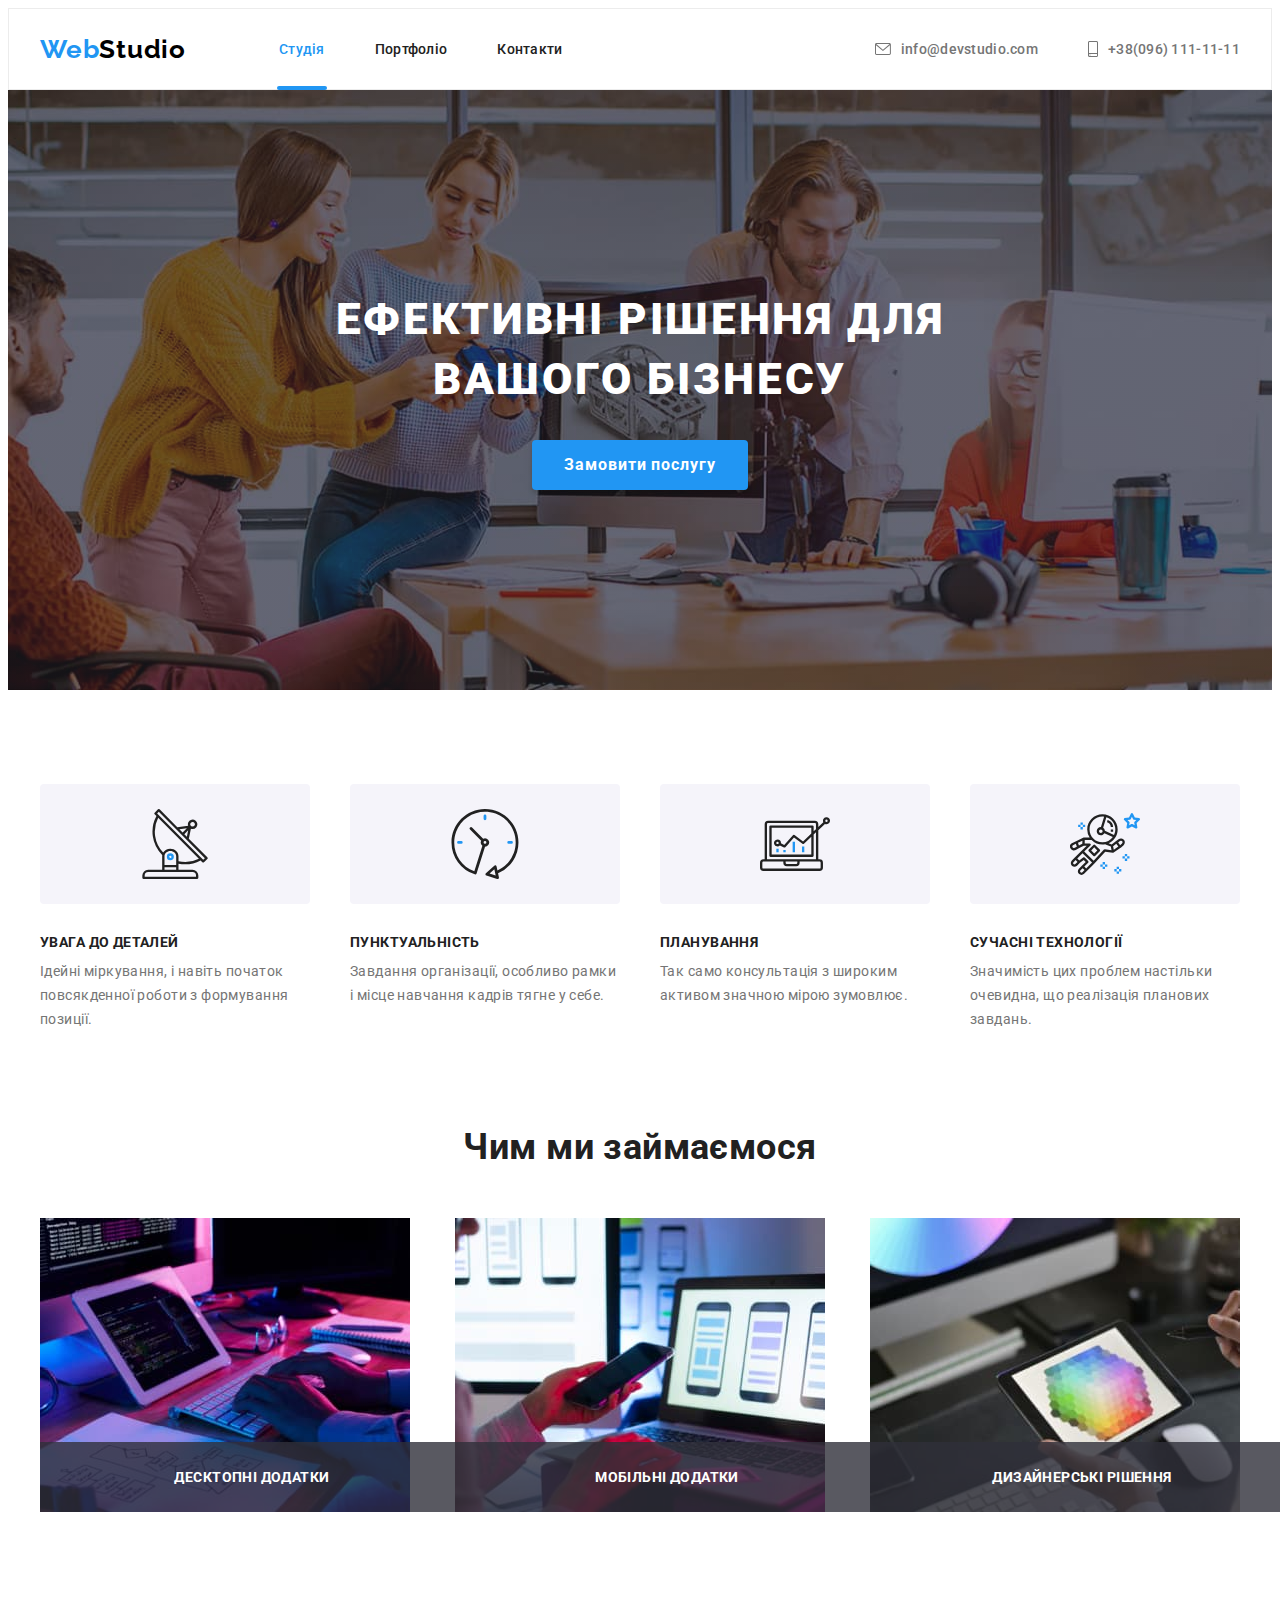
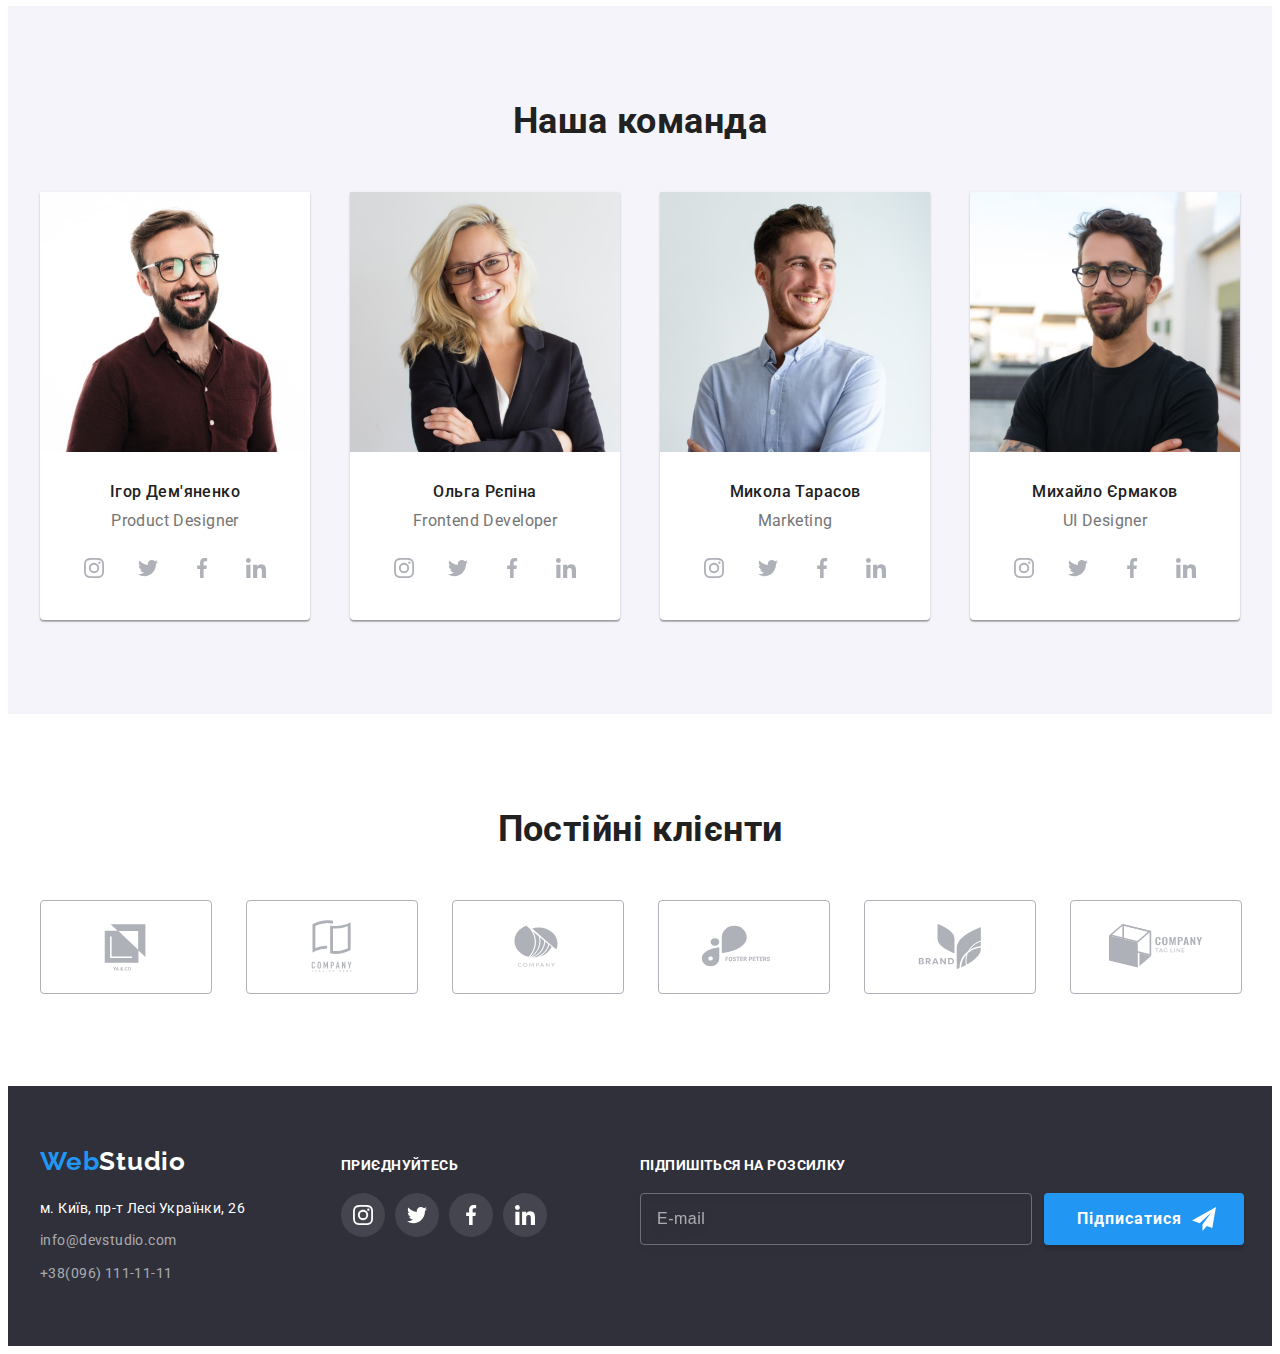
<file: index.html>
<!DOCTYPE html>
<html lang="uk">
	<head>
		<meta charset="UTF-8" />
		<meta http-equiv="X-UA-Compatible" content="IE=edge" />
		<meta name="viewport" content="width=device-width, initial-scale=1.0" />
		<title>Студія</title>
		<!--normalize-->
		<link
			rel="stylesheet"
			href="https://cdnjs.cloudflare.com/ajax/libs/modern-normalize/1.1.0/modern-normalize.min.css"
			integrity="sha512-wpPYUAdjBVSE4KJnH1VR1HeZfpl1ub8YT/NKx4PuQ5NmX2tKuGu6U/JRp5y+Y8XG2tV+wKQpNHVUX03MfMFn9Q=="
			crossorigin="anonymous"
			referrerpolicy="no-referrer"
		/>
		<!--fonts-->
		<link rel="preconnect" href="https://fonts.googleapis.com" />
		<link rel="preconnect" href="https://fonts.gstatic.com" crossorigin />
		<link
			href="https://fonts.googleapis.com/css2?family=Raleway:wght@700&family=Roboto:wght@400;500;700;900&display=swap"
			rel="stylesheet"
		/>
		<!--styles always down-->
		<link rel="stylesheet" href="./css/main.min.css" />		
	</head>
	<body>
		<header class="header">
			<div class="container boxforflex-header">
				<nav class="boxforflex-nav">
					<!--logo-->
					<a href="./index.html" class="logo-web link">
						<span>Web</span><span class="logo-studio-header link">Studio</span>
					</a>
					<ul class="list boxforflex-navlink">
						<li><a href="./index.html" class="nav-link link current">Студія</a></li>
						<li><a href="./portfolio.html" class="nav-link link">Портфоліо</a></li>
						<li><a href="./index.html" class="nav-link link">Контакти</a></li>
					</ul>
				</nav>
				<!--header contacts-->
				<ul class="list boxforflex-header-contacts">
					<li>
						<a href="mailto:info@devstudio.com" class="header-contacts link">
							<svg class="header-icon" width="16" height="12">
								<use href="./images/icons.svg#icon-envelope"></use>
							</svg>
							info@devstudio.com
						</a>
					</li>
					<li>
						<a href="tel:+380961111111" class="header-contacts link">
							<svg class="header-icon" width="10" height="16">
								<use href="./images/icons.svg#icon-smartphone"></use>
							</svg>
							+38(096) 111-11-11
						</a>
					</li>
				</ul>
			</div>
		</header>
		<main>
			<!--hero-->
			<section class="section hero">
				<div class="container">
					<h1 class="title boxforflex-hero-text">Ефективні рішення для вашого бізнесу</h1>
					<button type="button" class="btn hero-btn boxforflex-hero-btn" data-modal-open>
						<span class="btn-text">Замовити послугу</span>
					</button>
				</div>
			</section>
			<!--4 features-->
			<section class="section-features">
				<div class="container">
					<h2 class="section-title visually-hidden">Наші переваги</h2>
					<ul class="list boxforflex-sections">
						<li class="list__features">
							<div class="feature-icon-bgr">
								<svg width="70" height="70">
									<use href="./images/icons.svg#icon-antenna"></use>
								</svg>
							</div>
							<h3 class="name__features">УВАГА ДО ДЕТАЛЕЙ</h3>
							<p class="text__features">Ідейні міркування, і навіть початок повсякденної роботи з формування позиції.</p>
						</li>
						<li class="list__features">
							<div class="feature-icon-bgr">
								<svg width="70" height="70">
									<use href="./images/icons.svg#icon-clock"></use>
								</svg>
							</div>
							<h3 class="name__features">ПУНКТУАЛЬНІСТЬ</h3>
							<p class="text__features">Завдання організації, особливо рамки і місце навчання кадрів тягне у себе.</p>
						</li>
						<li class="list__features">
							<div class="feature-icon-bgr">
								<svg width="70" height="70">
									<use href="./images/icons.svg#icon-diagram"></use>
								</svg>
							</div>
							<h3 class="name__features">ПЛАНУВАННЯ</h3>
							<p class="text__features">Так само консультація з широким активом значною мірою зумовлює.</p>
						</li>
						<li class="list__features">
							<div class="feature-icon-bgr">
								<svg width="70" height="70">
									<use href="./images/icons.svg#icon-astronaut"></use>
								</svg>
							</div>
							<h3 class="name__features">СУЧАСНІ ТЕХНОЛОГІЇ</h3>
							<p class="text__features">Значимість цих проблем настільки очевидна, що реалізація планових завдань.</p>
						</li>
					</ul>
				</div>
			</section>
			<!--what we do-->
			<section class="section">
				<div class="container">
					<h2 class="section-title">Чим ми займаємося</h2>
					<ul class="list boxforflex-sections">
						<li class="wwd__image">
							<img src="./images/box-what-we-do-1.jpg" alt="Кодування" width="370" height="294" />
							<p class="wwd__text">Десктопні додатки</p>
						</li>
						<li class="wwd__image">
							<img src="./images/box-what-we-do-2.jpg" alt="Оптимізація" width="370" height="294" />
							<p class="wwd__text">Мобільні додатки</p>
						</li>
						<li class="wwd__image">
							<img src="./images/box-what-we-do-3.jpg" alt="Дизайн" width="370" height="294" />
							<p class="wwd__text">Дизайнерські рішення</p>
						</li>
					</ul>
				</div>
			</section>
			<!--team-->
			<section class="team-section">
				<div class="container">
					<h2 class="section-title">Наша команда</h2>
					<ul class="list boxforflex-sections">
						<li class="team-cards">
							<img src="./images/img-igor.jpg" alt="1й член команди" width="270" height="260" />
							<div class="team-cards-text-space">
								<h3 class="name-team">Ігор Дем'яненко</h3>
								<p lang="en" class="text-team">Product Designer</p>
								<ul class="list social-icons">
									<li>
										<a
											href="https://instagram.com"
											class="link social-link"
											target="_blank"
											rel="noopener noreferrer"
											aria-label="посилання на instagram"
										>
											<svg class="icon" width="20px" height="20px">
												<use href="./images/icons.svg#icon-instagram"></use>
											</svg>
										</a>
									</li>
									<li>
										<a
											href="https://twitter.com"
											class="link social-link"
											target="_blank"
											rel="noopener noreferrer"
											aria-label="посилання на twitter"
										>
											<svg class="icon" width="20px" height="20px">
												<use href="./images/icons.svg#icon-twitter"></use>
											</svg>
										</a>
									</li>
									<li>
										<a
											href="https://facebook.com"
											class="link social-link"
											target="_blank"
											rel="noopener noreferrer"
											aria-label="посилання на facebook"
										>
											<svg class="icon" width="20px" height="20px">
												<use href="./images/icons.svg#icon-facebook"></use>
											</svg>
										</a>
									</li>
									<li>
										<a
											href="https://linkedin.com"
											class="link social-link"
											target="_blank"
											rel="noopener noreferrer"
											aria-label="посилання на linkedin"
										>
											<svg class="icon" width="20px" height="20px">
												<use href="./images/icons.svg#icon-linkedin"></use>
											</svg>
										</a>
									</li>
								</ul>
							</div>
						</li>
						<li class="team-cards">
							<img src="./images/img-olga.jpg" alt="2й член команди" width="270" height="260" />
							<div class="team-cards-text-space">
								<h3 class="name-team">Ольга Рєпіна</h3>
								<p lang="en" class="text-team">Frontend Developer</p>
								<ul class="list social-icons">
									<li>
										<a
											href="https://instagram.com"
											class="link social-link"
											target="_blank"
											rel="noopener noreferrer"
											aria-label="посилання на instagram"
										>
											<svg class="icon" width="20px" height="20px">
												<use href="./images/icons.svg#icon-instagram"></use>
											</svg>
										</a>
									</li>
									<li>
										<a
											href="https://twitter.com"
											class="link social-link"
											target="_blank"
											rel="noopener noreferrer"
											aria-label="посилання на twitter"
										>
											<svg class="icon" width="20px" height="20px">
												<use href="./images/icons.svg#icon-twitter"></use>
											</svg>
										</a>
									</li>
									<li>
										<a
											href="https://facebook.com"
											class="link social-link"
											target="_blank"
											rel="noopener noreferrer"
											aria-label="посилання на facebook"
										>
											<svg class="icon" width="20px" height="20px">
												<use href="./images/icons.svg#icon-facebook"></use>
											</svg>
										</a>
									</li>
									<li>
										<a
											href="https://linkedin.com"
											class="link social-link"
											target="_blank"
											rel="noopener noreferrer"
											aria-label="посилання на linkedin"
										>
											<svg class="icon" width="20px" height="20px">
												<use href="./images/icons.svg#icon-linkedin"></use>
											</svg>
										</a>
									</li>
								</ul>
							</div>
						</li>
						<li class="team-cards">
							<img src="./images/img-mikola.jpg" alt="3й член команди" width="270" height="260" />
							<div class="team-cards-text-space">
								<h3 class="name-team">Микола Тарасов</h3>
								<p lang="en" class="text-team">Marketing</p>
								<ul class="list social-icons">
									<li>
										<a
											href="https://instagram.com"
											class="link social-link"
											target="_blank"
											rel="noopener noreferrer"
											aria-label="посилання на instagram"
										>
											<svg class="icon" width="20px" height="20px">
												<use href="./images/icons.svg#icon-instagram"></use>
											</svg>
										</a>
									</li>
									<li>
										<a
											href="https://twitter.com"
											class="link social-link"
											target="_blank"
											rel="noopener noreferrer"
											aria-label="посилання на twitter"
										>
											<svg class="icon" width="20px" height="20px">
												<use href="./images/icons.svg#icon-twitter"></use>
											</svg>
										</a>
									</li>
									<li>
										<a
											href="https://facebook.com"
											class="link social-link"
											target="_blank"
											rel="noopener noreferrer"
											aria-label="посилання на facebook"
										>
											<svg class="icon" width="20px" height="20px">
												<use href="./images/icons.svg#icon-facebook"></use>
											</svg>
										</a>
									</li>
									<li>
										<a
											href="https://linkedin.com"
											class="link social-link"
											target="_blank"
											rel="noopener noreferrer"
											aria-label="посилання на linkedin"
										>
											<svg class="icon" width="20px" height="20px">
												<use href="./images/icons.svg#icon-linkedin"></use>
											</svg>
										</a>
									</li>
								</ul>
							</div>
						</li>
						<li class="team-cards">
							<img src="./images/img-mihailo.jpg" alt="4й член команди" width="270" height="260" />
							<div class="team-cards-text-space">
								<h3 class="name-team">Михайло Єрмаков</h3>
								<p lang="en" class="text-team">UI Designer</p>
								<ul class="list social-icons">
									<li>
										<a
											href="https://instagram.com"
											class="link social-link"
											target="_blank"
											rel="noopener noreferrer"
											aria-label="посилання на instagram"
										>
											<svg class="icon" width="20px" height="20px">
												<use href="./images/icons.svg#icon-instagram"></use>
											</svg>
										</a>
									</li>
									<li>
										<a
											href="https://twitter.com"
											class="link social-link"
											target="_blank"
											rel="noopener noreferrer"
											aria-label="посилання на twitter"
										>
											<svg class="icon" width="20px" height="20px">
												<use href="./images/icons.svg#icon-twitter"></use>
											</svg>
										</a>
									</li>
									<li>
										<a
											href="https://facebook.com"
											class="link social-link"
											target="_blank"
											rel="noopener noreferrer"
											aria-label="посилання на facebook"
										>
											<svg class="icon" width="20px" height="20px">
												<use href="./images/icons.svg#icon-facebook"></use>
											</svg>
										</a>
									</li>
									<li>
										<a
											href="https://linkedin.com"
											class="link social-link"
											target="_blank"
											rel="noopener noreferrer"
											aria-label="посилання на linkedin"
										>
											<svg class="icon" width="20px" height="20px">
												<use href="./images/icons.svg#icon-linkedin"></use>
											</svg>
										</a>
									</li>
								</ul>
							</div>
						</li>
					</ul>
				</div>
			</section>
			<!--Regular customers-->
			<section class="section">
				<div class="container">
					<h2 class="section-title">Постійні клієнти</h2>
					<ul class="list boxforflex-sections">
						<li class="client">
							<a
								href=""
								class="link link__client"
								target="_blank"
								rel="noopener noreferrer"
								aria-label="посилання на першого клієнта"
							>
								<svg class="icon" width="106" height="60">
									<use href="./images/icons.svg#icon-first-logo"></use>
								</svg>
							</a>
						</li>
						<li class="client">
							<a
								href=""
								class="link link__client"
								target="_blank"
								rel="noopener noreferrer"
								aria-label="посилання на другого клієнта"
							>
								<svg class="icon" width="106" height="60">
									<use href="./images/icons.svg#icon-second-logo"></use>
								</svg>
							</a>
						</li>
						<li class="client">
							<a
								href=""
								class="link link__client"
								target="_blank"
								rel="noopener noreferrer"
								aria-label="посилання на третього клієнта"
							>
								<svg class="icon" width="106" height="60">
									<use href="./images/icons.svg#icon-third-logo"></use>
								</svg>
							</a>
						</li>
						<li class="client">
							<a
								href=""
								class="link link__client"
								target="_blank"
								rel="noopener noreferrer"
								aria-label="посилання на четвертого клієнта"
							>
								<svg class="icon" width="106" height="60">
									<use href="./images/icons.svg#icon-fourth-logo"></use>
								</svg>
							</a>
						</li>
						<li class="client">
							<a
								href=""
								class="link link__client"
								target="_blank"
								rel="noopener noreferrer"
								aria-label="посилання на п'ятого клієнта"
							>
								<svg class="icon" width="106" height="60">
									<use href="./images/icons.svg#icon-fifth-logo"></use>
								</svg>
							</a>
						</li>
						<li class="client">
							<a
								href=""
								class="link link__client"
								target="_blank"
								rel="noopener noreferrer"
								aria-label="посилання на шостого клієнта"
							>
								<svg class="icon" width="106" height="60">
									<use href="./images/icons.svg#icon-sixth-logo"></use>
								</svg>
							</a>
						</li>
					</ul>
				</div>
			</section>
		</main>
		<!--Footer-->
		<footer class="footer">
			<div class="container footer-flex">
				<div class="address-wrapper">
					<!--logo text-->
					<a href="./index.html" class="footer-logo-text logo-web logo-web-footer link">
						<span>Web</span>
						<span class="logo-studio-footer link">Studio</span>
					</a>
					<!--address links-->
					<address>
						<ul class="list">
							<li>
								<a
									href="https://goo.gl/maps/ZYpvRGQHk616j4x77"
									target="_blank"
									rel="noopener noreferrer nofollow"
									class="link address"
								>
									м. Київ, пр-т Лесі Українки, 26
								</a>
							</li>
							<li class="list-address">
								<a href="mailto:info@devstudio.com" class="footer-contacts link">info@devstudio.com</a>
							</li>
							<li class="list-address">
								<a href="tel:+380961111111" class="footer-contacts link">+38(096) 111-11-11</a>
							</li>
						</ul>
					</address>
				</div>
				<div class="join-wrapper">
					<h3 class="name__features footer-cta">приєднуйтесь</h3>
					<ul class="list social-icons footer-social-icons">
						<li>
							<a
								href="https://instagram.com"
								class="link social-link footer-link"
								target="_blank"
								rel="noopener noreferrer"
								aria-label="посилання на instagram"
							>
								<svg class="footer-icon" width="20px" height="20px">
									<use href="./images/icons.svg#icon-instagram"></use>
								</svg>
							</a>
						</li>
						<li>
							<a
								href="https://twitter.com"
								class="link social-link footer-link"
								target="_blank"
								rel="noopener noreferrer"
								aria-label="посилання на twitter"
							>
								<svg class="footer-icon" width="20px" height="20px">
									<use href="./images/icons.svg#icon-twitter"></use>
								</svg>
							</a>
						</li>
						<li>
							<a
								href="https://facebook.com"
								class="link social-link footer-link"
								target="_blank"
								rel="noopener noreferrer"
								aria-label="посилання на facebook"
							>
								<svg class="footer-icon" width="20px" height="20px">
									<use href="./images/icons.svg#icon-facebook"></use>
								</svg>
							</a>
						</li>
						<li>
							<a
								href="https://linkedin.com"
								class="link social-link footer-link"
								target="_blank"
								rel="noopener noreferrer"
								aria-label="посилання на linkedin"
							>
								<svg class="footer-icon" width="20px" height="20px">
									<use href="./images/icons.svg#icon-linkedin"></use>
								</svg>
							</a>
						</li>
					</ul>
				</div>
				<div class="sign-up-wrapper">
					<h3 class="name__features footer-cta">Підпишіться на розсилку</h3>
					<form class="signup-field" name="signup_form" autocomplete="on">
						<label for="user_email">
							<input class="sign-up-field" type="email" name="user_email" id="user_email" placeholder="E-mail" />
						</label>
						<button class="btn btn-text sign-up-btn" type="submit">Підписатися</button>
						<svg class="footer-icon-send-email" width="24" height="24">
								<use href="./images/icons.svg#icon-icon-send-mail"></use>
						</svg>
					</form>
				</div>
			</div>
		</footer>
		<!--Modal window-->
		<div class="backdrop is-hidden" data-modal>
			<div class="modal">
				<button class="modal-btn-x" data-modal-close>
					<svg class="modal-close" width="18" height="18">
						<use href="./images/icons.svg#icon-close-black"></use>
					</svg>
				</button>
				<strong class="modal-title">Залиште свої дані, ми вам передзвонимо</strong>
				<form name="modal_form">
					<div class="modal-form-group" role="group">
						<label class="modal-text" for="user_name">Ім'я</label>
						<div class="modal-input">
							<input class="modal-input-form" type="text" name="user_name" id="user_name" required />
							<svg class="modal-form-icon" width="18" height="18">
								<use href="./images/icons.svg#icon-person-black"></use>
							</svg>
						</div>
						<label class="modal-text" for="user_phone">Телефон</label>
						<div class="modal-input">
							<input class="modal-input-form" type="tel" name="user_phone" id="user_phone" required />
							<svg class="modal-form-icon" width="18" height="18">
								<use href="./images/icons.svg#icon-phone-black"></use>
							</svg>
						</div>
						<label class="modal-text" for="user_mail">Пошта</label>
						<div class="modal-input">
							<input class="modal-input-form" type="email" name="user_mail" id="user_mail" required />
							<svg class="modal-form-icon" width="18" height="18">
								<use href="./images/icons.svg#icon-email-black"></use>
							</svg>
						</div>
						<label class="modal-text" for="user_comment">Коментар</label>
						<textarea
							class="modal-comment"
							name="user_comment"
							id="user_comment"
							rows="7"
							placeholder="Введіть текст"
						></textarea>
					</div>
					<div class="modal-check" role="group">
						<input class="modal-checkbox" type="checkbox" id="user_agreement" />
						<label class="checkbox-text" for="user_agreement">
							Погоджуюся з розсилкою та приймаю
							<a href="" class="checkbox-link">Умови договору</a>
						</label>
					</div>
					<button class="modal-btn btn btn-text" type="submit">Відправити</button>
				</form>
			</div>
		</div>
		<script src="./js/modal.js"></script>
	</body>
</html>
</file>
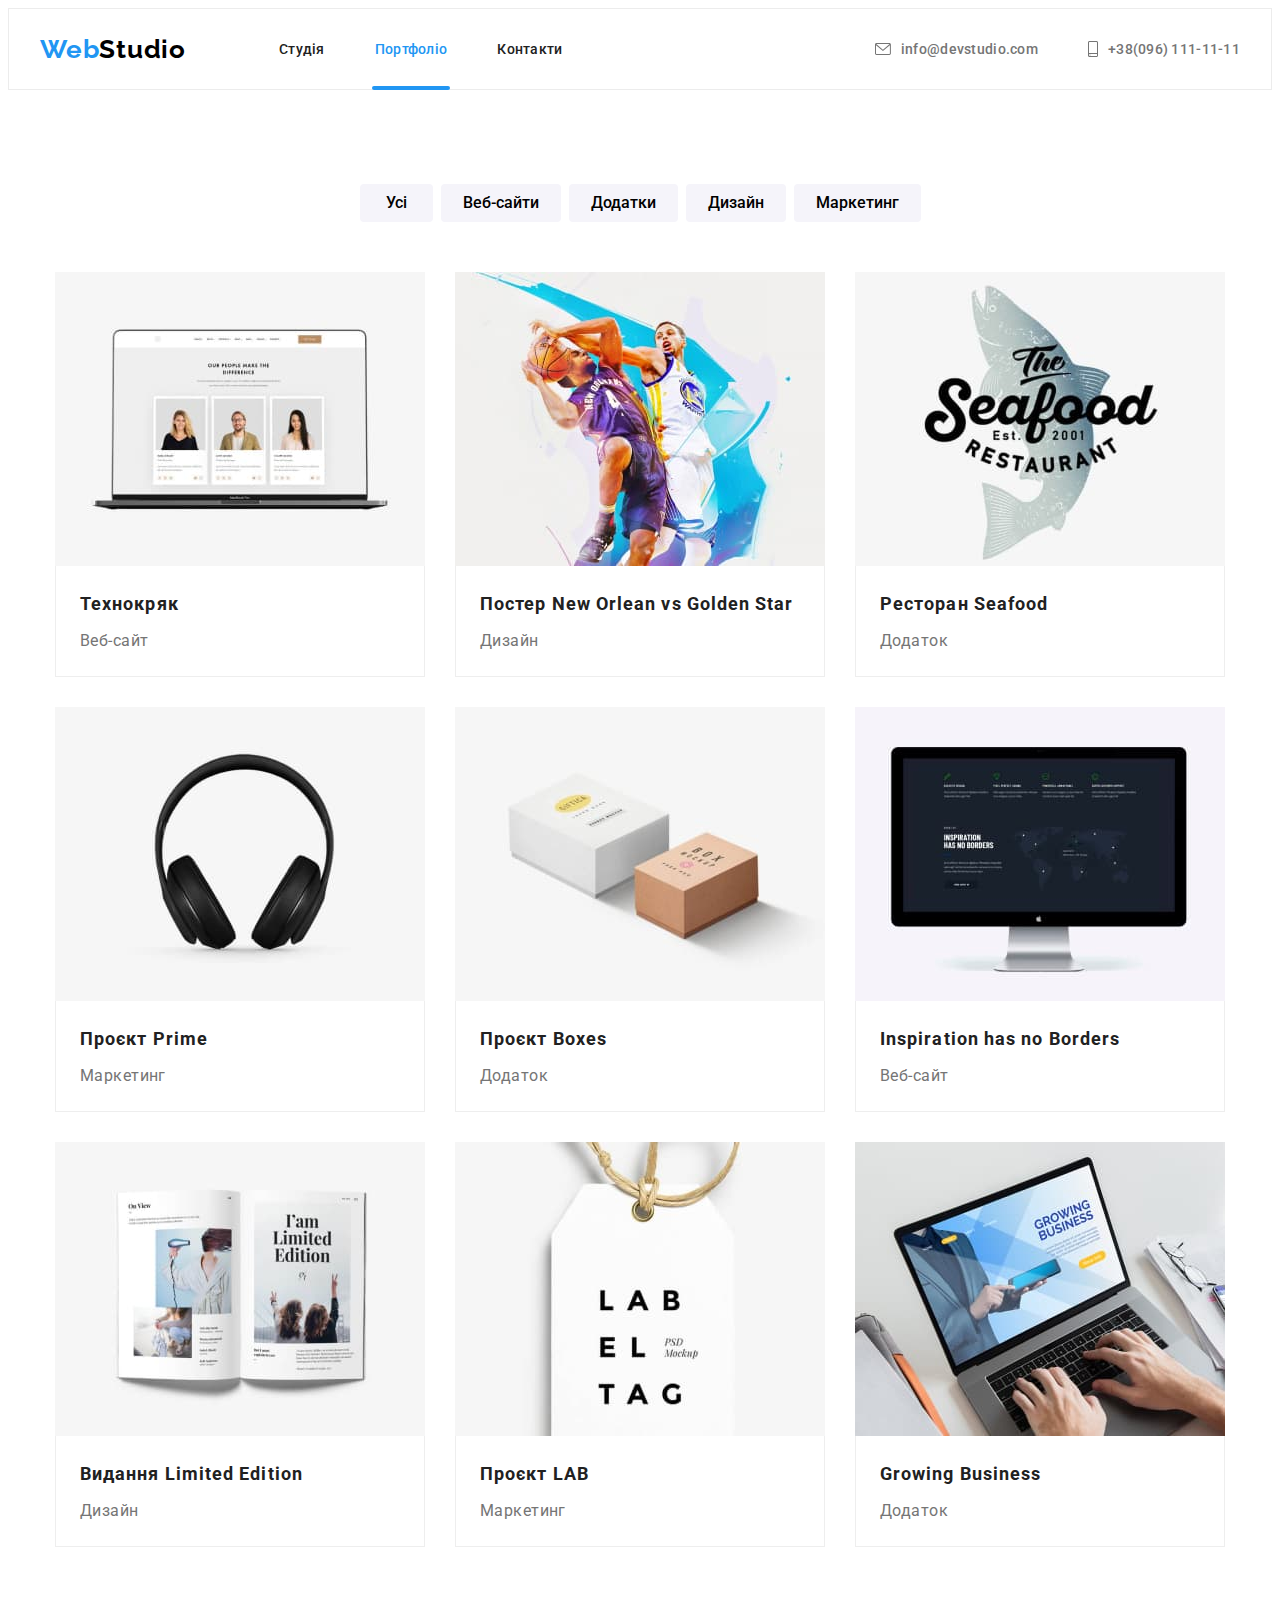
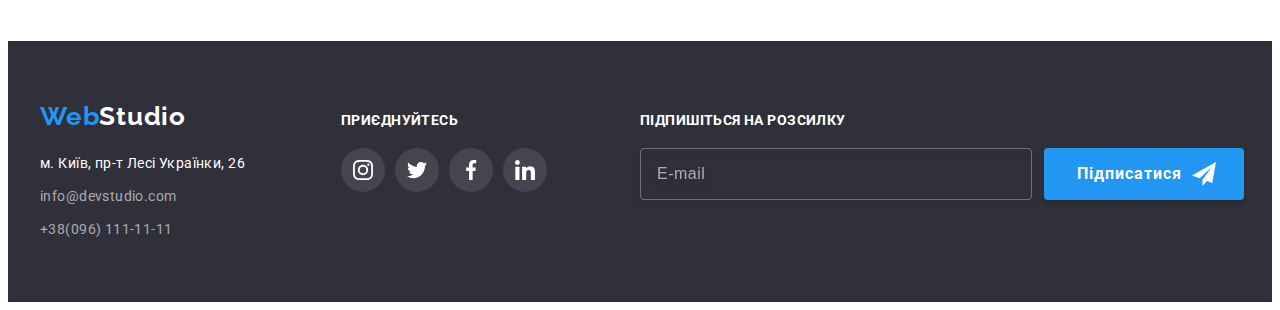
<file: portfolio.html>
<!DOCTYPE html>
<html lang="uk">
	<head>
		<meta charset="UTF-8" />
		<meta http-equiv="X-UA-Compatible" content="IE=edge" />
		<meta name="viewport" content="width=device-width, initial-scale=1.0" />
		<title>Портфоліо</title>
		<!--normalize-->
		<link
			rel="stylesheet"
			href="https://cdnjs.cloudflare.com/ajax/libs/modern-normalize/1.1.0/modern-normalize.min.css"
			integrity="sha512-wpPYUAdjBVSE4KJnH1VR1HeZfpl1ub8YT/NKx4PuQ5NmX2tKuGu6U/JRp5y+Y8XG2tV+wKQpNHVUX03MfMFn9Q=="
			crossorigin="anonymous"
			referrerpolicy="no-referrer"
		/>
		<!--fonts-->
		<link rel="preconnect" href="https://fonts.googleapis.com" />
		<link rel="preconnect" href="https://fonts.gstatic.com" crossorigin />
		<link
			href="https://fonts.googleapis.com/css2?family=Raleway:wght@700&family=Roboto:wght@400;500;700;900&display=swap"
			rel="stylesheet"
		/>
		<!--styles always down-->
		<link rel="stylesheet" href="./css/main.min.css" />
	</head>
	<body>
		<header class="header test">
			<div class="container boxforflex-header">
				<nav class="boxforflex-nav">
					<!--logo-->
					<a href="./index.html" class="logo-web link">
						<span>Web</span><span class="logo-studio-header link">Studio</span>
					</a>
					<ul class="list boxforflex-navlink">
						<li><a href="./index.html" class="nav-link link">Студія</a></li>
						<li><a href="./portfolio.html" class="nav-link link current">Портфоліо</a></li>
						<li><a href="./index.html" class="nav-link link">Контакти</a></li>
					</ul>
				</nav>
				<!--header contacts-->
				<ul class="list boxforflex-header-contacts">
					<li>
						<a href="mailto:info@devstudio.com" class="header-contacts link">
							<svg class="header-icon" width="16" height="12">
								<use href="./images/icons.svg#icon-envelope"></use>
							</svg>
							info@devstudio.com
						</a>
					</li>
					<li>
						<a href="tel:+380961111111" class="header-contacts link">
							<svg class="header-icon" width="10" height="16">
								<use href="./images/icons.svg#icon-smartphone"></use>
							</svg>
							+38(096) 111-11-11
						</a>
					</li>
				</ul>
			</div>
		</header>

		<main>
			<!--portfolio hero-->
			<section class="section">
				<div class="container">
					<h1 class="title visually-hidden">Ефективні рішення для вашого бізнесу</h1>
					<ul class="list portfolio-btns">
						<li><button type="button" class="btn-portfolio">Усі</button></li>
						<li><button type="button" class="btn-portfolio">Веб-сайти</button></li>
						<li><button type="button" class="btn-portfolio">Додатки</button></li>
						<li><button type="button" class="btn-portfolio">Дизайн</button></li>
						<li><button type="button" class="btn-portfolio">Маркетинг</button></li>
					</ul>
					<ul class="list boxforflex-portfolio-list">
						<li class="portfolio-item">
							<div class="overlay">
								<img src="./images/portfolio-images/1-Tekhnokriak.jpg" alt="Технокряк" width="370" height="294" />
								<div class="prtfl-overlay">
									<p>
										Ресурс пропонує комплексні пропозиції з різним рівнем функціоналу та сервісів. Все це дозволить
										відвідувачу отримати вичерпні відомості про компанію чи приватну особу.
									</p>
								</div>
							</div>
							<div class="portfolio-item-text-space">
								<h3 class="name-portfolio">Технокряк</h3>
								<p class="text-portfolio">Веб-сайт</p>
							</div>
						</li>
						<li class="portfolio-item">
							<div class="overlay">
								<img
									src="./images/portfolio-images/2-Poster-New-Orlean-vs-Golden-Star.jpg"
									alt="Дизайн"
									width="370"
									height="294"
								/>
								<div class="prtfl-overlay">
									<p>
										Lorem ipsum dolor sit amet consectetur adipisicing elit. Impedit commodi alias eius! Adipisci
										laboriosam rem, sit amet quo dolorum alias?
									</p>
								</div>
							</div>
							<div class="portfolio-item-text-space">
								<h3 class="name-portfolio">Постер New Orlean vs Golden Star</h3>
								<p class="text-portfolio">Дизайн</p>
							</div>
						</li>
						<li class="portfolio-item">
							<div class="overlay">
								<img src="./images/portfolio-images/3-Restoran-Seafood.jpg" alt="Додаток" width="370" height="294" />
								<div class="prtfl-overlay">
									<p>
										Lorem ipsum dolor, sit amet consectetur adipisicing elit. Nisi quasi beatae saepe esse quisquam enim
										dolore eveniet iste repellat nobis.
									</p>
								</div>
							</div>
							<div class="portfolio-item-text-space">
								<h3 class="name-portfolio">Ресторан Seafood</h3>
								<p class="text-portfolio">Додаток</p>
							</div>
						</li>
						<li class="portfolio-item">
							<div class="overlay">
								<img src="./images/portfolio-images/4-Proiekt-Prime.jpg" alt="Маркетинг" width="370" height="294" />
								<div class="prtfl-overlay">
									<p>
										Lorem ipsum dolor sit amet consectetur adipisicing elit. Eum vitae porro debitis corporis sit maxime
										nam labore itaque animi eligendi.
									</p>
								</div>
							</div>
							<div class="portfolio-item-text-space">
								<h3 class="name-portfolio">Проєкт Prime</h3>
								<p class="text-portfolio">Маркетинг</p>
							</div>
						</li>
						<li class="portfolio-item">
							<div class="overlay">
								<img src="./images/portfolio-images/5-Proiekt-Boxes.jpg" alt="Додаток" width="370" height="294" />
								<div class="prtfl-overlay">
									<p>
										Lorem ipsum, dolor sit amet consectetur adipisicing elit. Consectetur cumque fugiat minima nihil
										possimus vitae odio neque, ipsum architecto ratione?
									</p>
								</div>
							</div>
							<div class="portfolio-item-text-space">
								<h3 class="name-portfolio">Проєкт Boxes</h3>
								<p class="text-portfolio">Додаток</p>
							</div>
						</li>
						<li class="portfolio-item">
							<div class="overlay">
								<img
									src="./images/portfolio-images/6-Inspiration-has-no-Borders.jpg"
									alt="Веб-сайт"
									width="370"
									height="294"
								/>
								<div class="prtfl-overlay">
									<p>
										Lorem ipsum dolor sit, amet consectetur adipisicing elit. A voluptatem rem in reprehenderit
										consectetur ipsam repudiandae consequatur, dolorum enim sequi.
									</p>
								</div>
							</div>
							<div class="portfolio-item-text-space">
								<h3 class="name-portfolio">Inspiration has no Borders</h3>
								<p class="text-portfolio">Веб-сайт</p>
							</div>
						</li>
						<li class="portfolio-item">
							<div class="overlay">
								<img
									src="./images/portfolio-images/7-Vydannia-Limited-Edition.jpg"
									alt="Дизайн"
									width="370"
									height="294"
								/>
								<div class="prtfl-overlay">
									<p>
										Lorem ipsum dolor sit amet consectetur adipisicing elit. Fugiat similique rem possimus. Nobis
										nesciunt dignissimos dolor non distinctio illo assumenda!
									</p>
								</div>
							</div>
							<div class="portfolio-item-text-space">
								<h3 class="name-portfolio">Видання Limited Edition</h3>
								<p class="text-portfolio">Дизайн</p>
							</div>
						</li>
						<li class="portfolio-item">
							<div class="overlay">
								<img src="./images/portfolio-images/8-Proiekt-LAB.jpg" alt="Маркетинг" width="370" height="294" />
								<div class="prtfl-overlay">
									<p>
										Lorem ipsum dolor sit, amet consectetur adipisicing elit. Reiciendis illo accusantium minus deleniti
										fuga quos aut aliquid incidunt error voluptas?
									</p>
								</div>
							</div>
							<div class="portfolio-item-text-space">
								<h3 class="name-portfolio">Проєкт LAB</h3>
								<p class="text-portfolio">Маркетинг</p>
							</div>
						</li>
						<li class="portfolio-item">
							<div class="overlay">
								<img src="./images/portfolio-images/9-Growing-Business.jpg" alt="Додаток" width="370" height="294" />
								<div class="prtfl-overlay">
									<p>
										Lorem ipsum dolor, sit amet consectetur adipisicing elit. Nobis optio, rem magni quo inventore
										pariatur iste eius consectetur voluptas esse.
									</p>
								</div>
							</div>
							<div class="portfolio-item-text-space">
								<h3 class="name-portfolio">Growing Business</h3>
								<p class="text-portfolio">Додаток</p>
							</div>
						</li>
					</ul>
				</div>
			</section>
		</main>

		<footer class="footer">
			<div class="container footer-flex">
				<div class="address-wrapper">
					<!--logo text-->
					<a href="./index.html" class="footer-logo-text logo-web logo-web-footer link">
						<span>Web</span>
						<span class="logo-studio-footer link">Studio</span>
					</a>
					<!--address links-->
					<address>
						<ul class="list">
							<li>
								<a
									href="https://goo.gl/maps/ZYpvRGQHk616j4x77"
									target="_blank"
									rel="noopener noreferrer nofollow"
									class="link address"
								>
									м. Київ, пр-т Лесі Українки, 26
								</a>
							</li>
							<li class="list-address">
								<a href="mailto:info@devstudio.com" class="footer-contacts link">info@devstudio.com</a>
							</li>
							<li class="list-address">
								<a href="tel:+380961111111" class="footer-contacts link">+38(096) 111-11-11</a>
							</li>
						</ul>
					</address>
				</div>
				<div class="join-wrapper">
					<h3 class="name__features footer-cta">приєднуйтесь</h3>
					<ul class="list social-icons footer-social-icons">
						<li>
							<a
								href="https://instagram.com"
								class="link social-link footer-link"
								target="_blank"
								rel="noopener noreferrer"
								aria-label="посилання на instagram"
							>
								<svg class="footer-icon" width="20px" height="20px">
									<use href="./images/icons.svg#icon-instagram"></use>
								</svg>
							</a>
						</li>
						<li>
							<a
								href="https://twitter.com"
								class="link social-link footer-link"
								target="_blank"
								rel="noopener noreferrer"
								aria-label="посилання на twitter"
							>
								<svg class="footer-icon" width="20px" height="20px">
									<use href="./images/icons.svg#icon-twitter"></use>
								</svg>
							</a>
						</li>
						<li>
							<a
								href="https://facebook.com"
								class="link social-link footer-link"
								target="_blank"
								rel="noopener noreferrer"
								aria-label="посилання на facebook"
							>
								<svg class="footer-icon" width="20px" height="20px">
									<use href="./images/icons.svg#icon-facebook"></use>
								</svg>
							</a>
						</li>
						<li>
							<a
								href="https://linkedin.com"
								class="link social-link footer-link"
								target="_blank"
								rel="noopener noreferrer"
								aria-label="посилання на linkedin"
							>
								<svg class="footer-icon" width="20px" height="20px">
									<use href="./images/icons.svg#icon-linkedin"></use>
								</svg>
							</a>
						</li>
					</ul>
				</div>
				<div class="sign-up-wrapper">
					<h3 class="name__features footer-cta">Підпишіться на розсилку</h3>
					<form class="signup-field" name="signup_form" autocomplete="on">
						<label for="user_email">
							<input class="sign-up-field" type="email" name="user_email" id="user_email" placeholder="E-mail" />
						</label>
						<button class="btn btn-text sign-up-btn" type="submit">Підписатися</button>
						<svg class="footer-icon-send-email" width="24" height="24">
								<use href="./images/icons.svg#icon-icon-send-mail"></use>
						</svg>
					</form>
				</div>
			</div>
		</footer>
	</body>
</html>
</file>
<file: css/main.min.css>
:root{--brand: #2196f3;--brand-accent: #188ce8;--hero-bgd: #c4c4c4;--links-plus-buttons: #212121;--contacts: #757575;--team-and-selector-bgr: #f5f4fa;--original-white: #ffffff;--original-black: #000000;--footer-bgd: #2f303a;--icon: #afb1b8;--transition-duration: 250ms;--transition-timing-function: cubic-bezier(0.4, 0, 0.2, 1)}.visually-hidden{position:absolute;width:1px;height:1px;margin:-1px;border:0;padding:0;white-space:nowrap;-webkit-clip-path:inset(100%);clip-path:inset(100%);clip:rect(0 0 0 0);overflow:hidden}.team-section{padding:94px 0}body{font-family:"Roboto",sans-serif;font-size:14px;background-color:var(--original-white);color:var(--links-plus-buttons);letter-spacing:.03em}.list{list-style:none;margin:0;padding:0}.link{text-decoration:none}h1,h2,h3,h4,h5,h6,p{margin:0}img{display:block;max-width:100%;height:auto}address{font-style:normal}.btn-transitions,.footer-contacts,.link__client,.client,.icon,.social-link,.nav-link,.header-contacts,.modal-checkbox,.modal-form-icon,.modal-input-form,.modal-comment,.btn-portfolio,.modal-btn-x,.btn{-webkit-transition-duration:var(--transition-duration);transition-duration:var(--transition-duration);-webkit-transition-timing-function:var(--transition-timing-function);transition-timing-function:var(--transition-timing-function)}.btn{min-height:50px;padding:10px 32px;font-family:inherit;background-color:var(--brand);-webkit-box-shadow:0px 4px 4px rgba(0,0,0,.15);box-shadow:0px 4px 4px rgba(0,0,0,.15);border-radius:4px;border:0;cursor:pointer;-webkit-transition-property:background-color;transition-property:background-color}.btn:hover,.btn:focus{background-color:var(--brand-accent)}.hero-btn{min-width:216px}.modal-btn,.sign-up-btn{display:-webkit-box;display:-ms-flexbox;display:flex;-webkit-box-pack:center;-ms-flex-pack:center;justify-content:center;margin:0 auto;min-width:200px;padding:10px 28px}.sign-up-btn{-webkit-box-pack:right;-ms-flex-pack:right;justify-content:right;width:200px;padding:10px 62px 10px 28px}.btn-text{display:-webkit-box;display:-ms-flexbox;display:flex;-webkit-box-align:center;-ms-flex-align:center;align-items:center;font-weight:700;font-size:16px;line-height:1.88;letter-spacing:.06em;color:var(--original-white);text-align:center}.modal-btn-x{position:absolute;top:8px;right:8px;display:-webkit-inline-box;display:-ms-inline-flexbox;display:inline-flex;-webkit-box-pack:center;-ms-flex-pack:center;justify-content:center;-webkit-box-align:center;-ms-flex-align:center;align-items:center;padding:0;width:30px;height:30px;background-color:rgba(0,0,0,0);border-radius:50%;border:1px solid rgba(0,0,0,.1);cursor:pointer;-webkit-transition-property:fill;transition-property:fill}.modal-btn-x:hover,.modal-btn-x:focus{fill:var(--brand)}.portfolio-btns{display:-webkit-box;display:-ms-flexbox;display:flex;-webkit-box-pack:center;-ms-flex-pack:center;justify-content:center;gap:8px;margin-bottom:50px}.btn-portfolio{min-width:73px;min-height:38px;padding:6px 22px;font-family:inherit;font-weight:500;font-size:16px;line-height:1.62;text-align:center;background-color:var(--team-and-selector-bgr);border-radius:4px;border:0;cursor:pointer;-webkit-transition-property:color,background-color,-webkit-box-shadow;transition-property:color,background-color,-webkit-box-shadow;transition-property:color,background-color,box-shadow;transition-property:color,background-color,box-shadow,-webkit-box-shadow}.btn-portfolio:hover,.btn-portfolio:focus{color:var(--original-white);background-color:var(--brand);-webkit-box-shadow:0px 3px 1px rgba(0,0,0,.1),0px 1px 2px rgba(0,0,0,.08),0px 2px 2px rgba(0,0,0,.12);box-shadow:0px 3px 1px rgba(0,0,0,.1),0px 1px 2px rgba(0,0,0,.08),0px 2px 2px rgba(0,0,0,.12)}.container{width:1200px;padding-left:15px;padding-right:15px;margin-left:auto;margin-right:auto}.logo-web{font-family:"Raleway";font-style:normal;font-weight:700;font-size:26px;line-height:1.1923076923;letter-spacing:.03em;color:var(--brand)}.logo-studio-header{margin-right:93px;color:var(--original-black)}.footer-logo-text{display:-webkit-box;display:-ms-flexbox;display:flex;-webkit-box-align:baseline;-ms-flex-align:baseline;align-items:baseline;margin-bottom:20px}.logo-web-footer{padding-top:0;padding-bottom:0;margin-right:0}.logo-studio-footer{color:var(--original-white)}.backdrop{position:fixed;top:0;left:0;width:100%;height:100%;background-color:rgba(0,0,0,.2);-webkit-transition:opacity 250ms linear,visibility 250ms linear;transition:opacity 250ms linear,visibility 250ms linear}.backdrop.is-hidden{opacity:0;visibility:hidden;pointer-events:none}.modal{position:absolute;top:50%;left:50%;-webkit-transform:translateX(-50%) translateY(-50%);transform:translateX(-50%) translateY(-50%);padding:40px;width:528px;min-height:581px;background:var(--original-white);-webkit-box-shadow:0px 1px 3px rgba(0,0,0,.12),0px 1px 1px rgba(0,0,0,.14),0px 2px 1px rgba(0,0,0,.2);box-shadow:0px 1px 3px rgba(0,0,0,.12),0px 1px 1px rgba(0,0,0,.14),0px 2px 1px rgba(0,0,0,.2);border-radius:4px;-webkit-transition:opacity 250ms linear,-webkit-transform 250ms linear;transition:opacity 250ms linear,-webkit-transform 250ms linear;transition:opacity 250ms linear,transform 250ms linear;transition:opacity 250ms linear,transform 250ms linear,-webkit-transform 250ms linear}.backdrop.is-hidden .modal{opacity:0;-webkit-transform:translateX(-50%) translateY(-75%);transform:translateX(-50%) translateY(-75%)}.modal-title{display:block;margin-bottom:12px;font-style:normal;font-weight:700;font-size:20px;line-height:1.15;text-align:center}.modal-form-group{margin-bottom:20px}.modal-text{display:block;margin-bottom:4px;font-size:12px;line-height:1.17;letter-spacing:.01em;color:var(--contacts)}.modal-input{position:relative;margin-bottom:10px}.modal-input-form,.modal-comment{width:100%;font-size:12px;line-height:1.17;letter-spacing:.01em;border:1px solid rgba(33,33,33,.2);border-radius:4px;outline:0;-webkit-transition-property:border;transition-property:border}.modal-input-form:focus,.modal-comment:focus{border:1px solid var(--brand)}.modal-input-form{display:inline-block;height:40px;padding-left:42px}.modal-comment{resize:none;display:block;height:120px;padding:12px 16px;margin:0}.modal-comment::-webkit-input-placeholder{font-size:12px;color:rgba(117,117,117,.5)}.modal-comment::-moz-placeholder{font-size:12px;color:rgba(117,117,117,.5)}.modal-comment:-ms-input-placeholder{font-size:12px;color:rgba(117,117,117,.5)}.modal-comment::-ms-input-placeholder{font-size:12px;color:rgba(117,117,117,.5)}.modal-comment::placeholder{font-size:12px;color:rgba(117,117,117,.5)}.modal-form-icon{position:absolute;top:calc(50% - 9px);left:12px;-webkit-transition-property:fill;transition-property:fill}.modal-input-form:focus+.modal-form-icon{fill:var(--brand)}.modal-check{display:-webkit-box;display:-ms-flexbox;display:flex;-webkit-box-align:center;-ms-flex-align:center;align-items:center;-webkit-box-pack:center;-ms-flex-pack:center;justify-content:center;gap:8px;margin-bottom:30px}.checkbox-text{font-size:14px;line-height:1.71;letter-spacing:.03em;color:var(--contacts)}.checkbox-link{color:var(--brand)}.modal-checkbox{-webkit-appearance:none;-moz-appearance:none;appearance:none;width:16px;height:15px;background-position:center;background-repeat:no-repeat;background-size:0;border:2px solid var(--links-plus-buttons);border-radius:2px;-webkit-transition-property:background-size;transition-property:background-size}.modal-checkbox:checked{border:2px solid var(--brand);background-color:var(--brand);background-image:url("data:image/svg+xml,%3Csvg width='13' height='10' viewBox='0 0 13 10' fill='none' xmlns='http://www.w3.org/2000/svg'%3E%3Cpath d='M1.95703 4.75166L1.88825 4.68604L1.81923 4.75141L0.93123 5.59258L0.854858 5.66492L0.930974 5.73753L4.42671 9.07236L4.49574 9.1382L4.56476 9.07236L12.069 1.91352L12.1449 1.84116L12.069 1.76881L11.1873 0.927644L11.1183 0.861826L11.0493 0.927611L4.49577 7.17353L1.95703 4.75166Z' fill='white' stroke='white' stroke-width='0.2'/%3E%3C/svg%3E");background-size:16px 15px}.section{padding:94px 0}.boxforflex-sections{display:-webkit-box;display:-ms-flexbox;display:flex;-webkit-box-pack:justify;-ms-flex-pack:justify;justify-content:space-between;gap:30px}.boxforflex-header{display:-webkit-box;display:-ms-flexbox;display:flex;-webkit-box-pack:justify;-ms-flex-pack:justify;justify-content:space-between}.header{border:1px solid #ececec}.boxforflex-nav{display:-webkit-box;display:-ms-flexbox;display:flex;-webkit-box-align:center;-ms-flex-align:center;align-items:center}.boxforflex-navlink,.boxforflex-header-contacts{display:-webkit-box;display:-ms-flexbox;display:flex;gap:50px}.nav-link,.header-contacts{position:relative;display:inline-block;padding:32px 0;font-weight:500;line-height:1.1428571429;color:var(--links-plus-buttons);letter-spacing:.02em;-webkit-transition-property:color;transition-property:color}.nav-link:hover,.nav-link:focus,.header-contacts:hover,.header-contacts:focus{color:var(--brand)}.current{color:var(--brand)}.current::after{position:absolute;content:"";display:block;-webkit-box-align:center;-ms-flex-align:center;align-items:center;width:108%;right:-4%;height:4px;bottom:-1px;margin:0;background-color:#2196f3;border-radius:2px}.header-contacts{display:-webkit-box;display:-ms-flexbox;display:flex;-webkit-box-align:center;-ms-flex-align:center;align-items:center;gap:10px;color:var(--contacts)}.header-icon{fill:currentColor}.boxforflex-hero-text,.boxforflex-hero-btn{display:-webkit-box;display:-ms-flexbox;display:flex;margin:0 auto}.hero{background-repeat:no-repeat;background-position:center;max-width:1600px;margin:0 auto;padding:200px 0;background-color:var(--hero-bgd);background-image:-webkit-gradient(linear, left top, left bottom, from(rgba(47, 48, 58, 0.4)), to(rgba(47, 48, 58, 0.4))),url(../images/hero-images/Hero-Img-1.jpg);background-image:linear-gradient(rgba(47, 48, 58, 0.4), rgba(47, 48, 58, 0.4)),url(../images/hero-images/Hero-Img-1.jpg)}.title{margin-bottom:30px;max-width:696px;font-weight:900;font-size:44px;line-height:1.36;letter-spacing:.06em;text-transform:uppercase;color:var(--original-white);text-align:center}.section-features{padding-top:94px;padding-bottom:0}.feature-icon-bgr{display:-webkit-box;display:-ms-flexbox;display:flex;-webkit-box-pack:center;-ms-flex-pack:center;justify-content:center;-webkit-box-align:center;-ms-flex-align:center;align-items:center;height:120px;margin-bottom:30px;background-color:#f5f4fa;border-radius:4px}.list__features{max-width:270px}.name__features{display:block;margin-bottom:10px;font-size:14px;line-height:1.1428571429;text-transform:uppercase}.text__features{display:block;line-height:1.71;color:var(--contacts)}.section-title{margin-bottom:50px;font-size:36px;line-height:1.1666666667;text-align:center}.wwd__image{position:relative}.wwd__text{position:absolute;bottom:0;margin:0;width:100%;padding:27px;font-weight:700;line-height:1.1428571429;text-align:center;letter-spacing:.03em;text-transform:uppercase;color:var(--original-white);background-color:rgba(47,48,58,.8)}.name-team{margin-bottom:10px;font-weight:500;font-size:16px;line-height:1.1875;text-align:center}.text-team{margin-bottom:16px;font-size:16px;line-height:1.1875;color:var(--contacts);text-align:center}.social-icons{display:-webkit-box;display:-ms-flexbox;display:flex;-webkit-box-pack:center;-ms-flex-pack:center;justify-content:center;-webkit-box-align:center;-ms-flex-align:center;align-items:center;gap:10px}.social-link{display:-webkit-box;display:-ms-flexbox;display:flex;-webkit-box-pack:center;-ms-flex-pack:center;justify-content:center;-webkit-box-align:center;-ms-flex-align:center;align-items:center;height:44px;width:44px;border-radius:50%;-webkit-transition-property:background-color;transition-property:background-color}.social-link:hover,.social-link:focus{background-color:var(--brand)}.icon{fill:var(--icon);-webkit-transition-property:fill;transition-property:fill}.social-link:hover .icon,.social-link:focus .icon{fill:var(--original-white)}.team-cards-text-space{padding:30px 0}.team-section{background:var(--team-and-selector-bgr)}.team-cards{background-color:var(--original-white);-webkit-box-shadow:0px 1px 3px rgba(0,0,0,.12),0px 1px 1px rgba(0,0,0,.14),0px 2px 1px rgba(0,0,0,.2);box-shadow:0px 1px 3px rgba(0,0,0,.12),0px 1px 1px rgba(0,0,0,.14),0px 2px 1px rgba(0,0,0,.2);border-radius:0px 0px 4px 4px}.client{width:170px;height:92px;-webkit-transition-property:fill;transition-property:fill}.link__client{display:-webkit-box;display:-ms-flexbox;display:flex;-webkit-box-pack:center;-ms-flex-pack:center;justify-content:center;-webkit-box-align:center;-ms-flex-align:center;align-items:center;width:100%;height:100%;border:1px solid var(--icon);border-radius:4px;-webkit-transition-property:border;transition-property:border}.link__client:hover,.link__client:focus{border:1px solid var(--brand)}.client:hover .icon,.client:focus .icon{fill:var(--brand)}.footer-flex{display:-webkit-box;display:-ms-flexbox;display:flex;-webkit-box-align:baseline;-ms-flex-align:baseline;align-items:baseline}.footer{padding:60px 0;background-color:var(--footer-bgd)}.address-wrapper{min-width:231px;margin-right:70px}.join-wrapper{margin-right:93px}.address{line-height:1.71;color:var(--original-white)}.list-address{margin-top:9px}.footer-contacts{display:inline-block;line-height:1.71;color:rgba(255,255,255,.6);-webkit-transition-property:color;transition-property:color}.footer-contacts:hover,.footer-contacts:focus{color:var(--brand)}.footer-cta{margin-bottom:20px;color:var(--original-white)}.footer-social-icons{margin-bottom:0;-webkit-box-pack:left;-ms-flex-pack:left;justify-content:left}.footer-icon{fill:var(--original-white)}.footer-link{background-color:rgba(255,255,255,.1)}.sign-up-wrapper{position:relative}.signup-field{display:-webkit-box;display:-ms-flexbox;display:flex;gap:12px}.sign-up-field{height:50px;width:358px;padding:0 16px;font-size:14px;line-height:1.17;color:var(--original-white);letter-spacing:.01em;border:1px solid rgba(255,255,255,.3);-webkit-filter:drop-shadow(0px 4px 4px rgba(0, 0, 0, 0.15));filter:drop-shadow(0px 4px 4px rgba(0, 0, 0, 0.15));border-radius:4px;background-color:rgba(0,0,0,0);outline:0}.sign-up-field::-webkit-input-placeholder{font-size:16px;line-height:1.25;letter-spacing:.03em;color:rgba(255,255,255,.6)}.sign-up-field::-moz-placeholder{font-size:16px;line-height:1.25;letter-spacing:.03em;color:rgba(255,255,255,.6)}.sign-up-field:-ms-input-placeholder{font-size:16px;line-height:1.25;letter-spacing:.03em;color:rgba(255,255,255,.6)}.sign-up-field::-ms-input-placeholder{font-size:16px;line-height:1.25;letter-spacing:.03em;color:rgba(255,255,255,.6)}.sign-up-field::placeholder{font-size:16px;line-height:1.25;letter-spacing:.03em;color:rgba(255,255,255,.6)}.sign-up-field:focus{border:1px solid var(--brand)}.footer-icon-send-email{position:absolute;right:28px;top:calc(50% + 6px)}.boxforflex-portfolio-list{display:-webkit-box;display:-ms-flexbox;display:flex;-webkit-box-pack:center;-ms-flex-pack:center;justify-content:center;-ms-flex-wrap:wrap;flex-wrap:wrap}.portfolio-item:nth-child(3n+2){margin:0 30px}.portfolio-item:nth-child(-n+6){margin-bottom:30px}.portfolio-item{cursor:pointer;-webkit-transition-property:-webkit-box-shadow;transition-property:-webkit-box-shadow;transition-property:box-shadow;transition-property:box-shadow, -webkit-box-shadow;-webkit-transition-duration:var(--transition-duration);transition-duration:var(--transition-duration);-webkit-transition-timing-function:var(--transition-timing-function);transition-timing-function:var(--transition-timing-function)}.portfolio-item:hover,.portfolio-item:focus{-webkit-box-shadow:0px 1px 1px rgba(0,0,0,.12),0px 4px 4px rgba(0,0,0,.06),1px 4px 6px rgba(0,0,0,.16);box-shadow:0px 1px 1px rgba(0,0,0,.12),0px 4px 4px rgba(0,0,0,.06),1px 4px 6px rgba(0,0,0,.16)}.portfolio-item-text-space{border:1px solid #eee;padding:20px 24px;border-top:0}.name-portfolio{font-weight:700;font-size:18px;line-height:2;letter-spacing:.06em;margin-bottom:4px}.text-portfolio{font-size:16px;line-height:1.88;color:var(--contacts)}.overlay{position:relative;overflow:hidden}.prtfl-overlay{position:absolute;display:-webkit-box;display:-ms-flexbox;display:flex;-webkit-box-align:center;-ms-flex-align:center;align-items:center;-webkit-transform:translateY(100%);transform:translateY(100%);top:0;left:0;width:100%;height:100%;padding:63px 24px;font-size:18px;line-height:1.56;letter-spacing:.03em;background-color:rgba(33,150,243,.9);color:var(--original-white);-webkit-user-select:none;-moz-user-select:none;-ms-user-select:none;user-select:none;-webkit-transition:-webkit-transform 250ms linear;transition:-webkit-transform 250ms linear;transition:transform 250ms linear;transition:transform 250ms linear, -webkit-transform 250ms linear}.portfolio-item:hover .prtfl-overlay,.portfolio-item:focus .prtfl-overlay{-webkit-transform:translateY(0);transform:translateY(0)}/*# sourceMappingURL=main.min.css.map */
</file>
